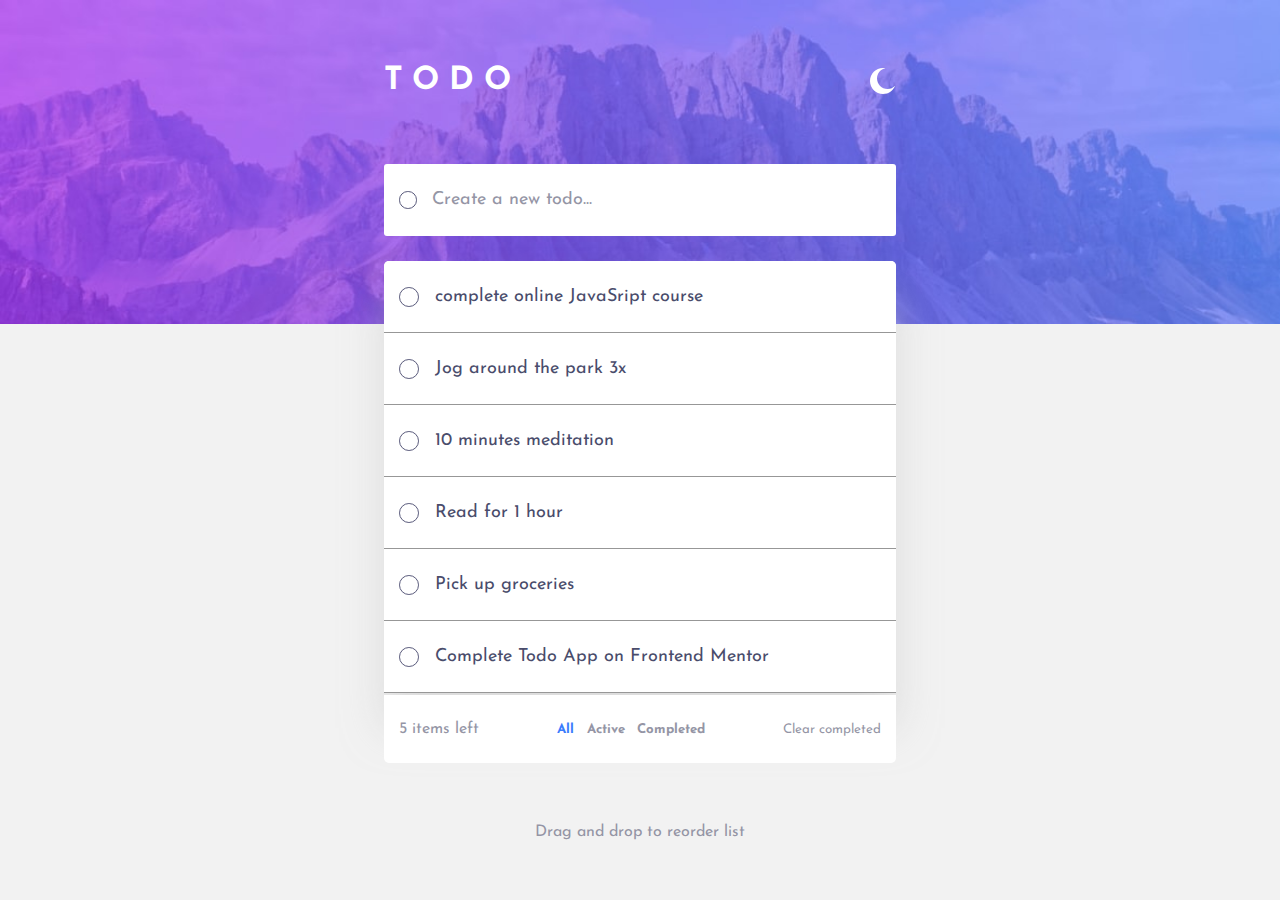
<file: index.html>
<!DOCTYPE html>
<html lang="en">
<head>
  <meta charset="UTF-8">
  <meta name="viewport" content="width=device-width, initial-scale=1.0"> <!-- displays site properly based on user's device -->

  <link rel="icon" type="image/png" sizes="32x32" href="./images/favicon-32x32.png">
  <link rel="stylesheet" href="todo.css">

  <link rel="preconnect" href="https://fonts.googleapis.com">
  <link rel="preconnect" href="https://fonts.gstatic.com" crossorigin>
  <link href="https://fonts.googleapis.com/css2?family=Josefin+Sans:wght@400;700&display=swap" rel="stylesheet">
  <script src="todo.js" defer></script>
  <title>Frontend Mentor | Todo app</title>
                 
  <!-- Feel free to remove these styles or customise in your own stylesheet 👍 -->
  <!-- <style>
    .attribution { font-size: 11px; text-align: center; }
    .attribution a { color: hsl(228, 45%, 44%); }
  </style> -->
</head>
<body>

  



<main>
  <section id="topItem"></section>
  <section id="botItem"></section>

  <div id="midItem">
    <div id="titleMode">
      <h1>TODO</h1>
      <button id="modeBtn">
        <img id="moon" src="images/icon-moon.svg" alt="moon icon">
        <img id="sun" src="images/icon-sun.svg" alt="sun icon">
      </button>
    </div>
    <div id="addTodo" ><span class="bullet"> </span><input id="inputText" type='text' name='newTodo' placeholder="Create a new todo..."></div>
      
    <div id="listDiv">
      <ul id="listContainer">
        <p class="emptyList">Empty List</p>
        
        <!-- <li id='1' class="item"><span class="bullet"><input class="checkB" id="1" type="checkbox"></span> <label for="1" class="todo">Complete online javascript course</label><img class="delete" src="images/icon-cross.svg"> </li>
        <li id='2' class="item"><span class="bullet"><input class="checkB" id="2" type="checkbox"></span><label for="2" class="todo">Jog around the park 3x</label><img class="delete" src="images/icon-cross.svg"></li>
        <li id='3hide' class="item"><span class="bullet"><input class="checkB" id="3" type="checkbox"></span><label for="3" class="todo">10min Meditation</label><img class="delete" src="images/icon-cross.svg"></li>
        <li id='4' class="item"><span class="bullet"><input class="checkB" id="4" type="checkbox"></span><label for="4" class="todo">read</label><img class="delete" src="images/icon-cross.svg"></li>
        <li id='5' class="item"><span class="bullet"><input class="checkB" id="5" type="checkbox"></span><label for="5" class="todo">pick up groceries</label><img class="delete" src="images/icon-cross.svg"></li>
        <li id='6' class="item"><span class="bullet"><input class="checkB" id="6" type="checkbox"></span><label for="6" class="todo">complet todo app</label><img class="delete" src="images/icon-cross.svg"></li>
           -->
      </ul>
    </div>

    <div id="bottomMenu">  
      <p id="itemsLeft"><span id="itemLeft">5 </span> items left</p>
      <div id="midButtons">
        <button class='midBtns hideAT600px' id="allButton">All</button> 
        <button class='midBtns hideAt600px' id="activeButton">Active</button> 
        <button class='midBtns hideAt600px' id="completedButton">Completed</button> 
      </div>
      <button id="clearButton">Clear completed</button>
    </div>
        
    

       <div id="bottomMenuMob">
      <!-- <p id="itemsLeft"><span>5 </span>items left</p> -->
            <button class='midBtns' id="allButtonMob">All</button> 
            <button class='midBtns' id="activeButtonMob">Active</button> 
            <button class='midBtns' id="completedButtonMob">Completed</button>  
      <!-- <button id="clearButton">C  lear completed</button>  -->
    </div>

    <div id="tip">Drag and drop to reorder list</div>
    <!-- <div id="mobMenu1">
      <p id="itemsLeft"><span>5 </span>items left</p>
      <button id="clearButton">Clear completed</button> 
    </div> -->

    <!-- <div id="bottomMenu">
      <p id="itemsLeft"><span>5 </span>items left</p>
      <button id="clearButton">All</button> 
      <button id="clearButton">Active</button> 
      <button id="clearButton">Completed</button> 
      <button id="clearButton">C  lear completed</button> 
    </div> -->
  </div>
</main>














  <!-- Add dynamic number --> 

  <!-- All
  Active 
  Completed

  Clear Completed

  Drag and drop to reorder list

  <div class="attribution">
    Challenge by <a href="https://www.frontendmentor.io?ref=challenge" target="_blank">Frontend Mentor</a>. 
    Coded by <a href="#">Your Name Here</a>. -->
  </div>
</body>
</html>
</file>
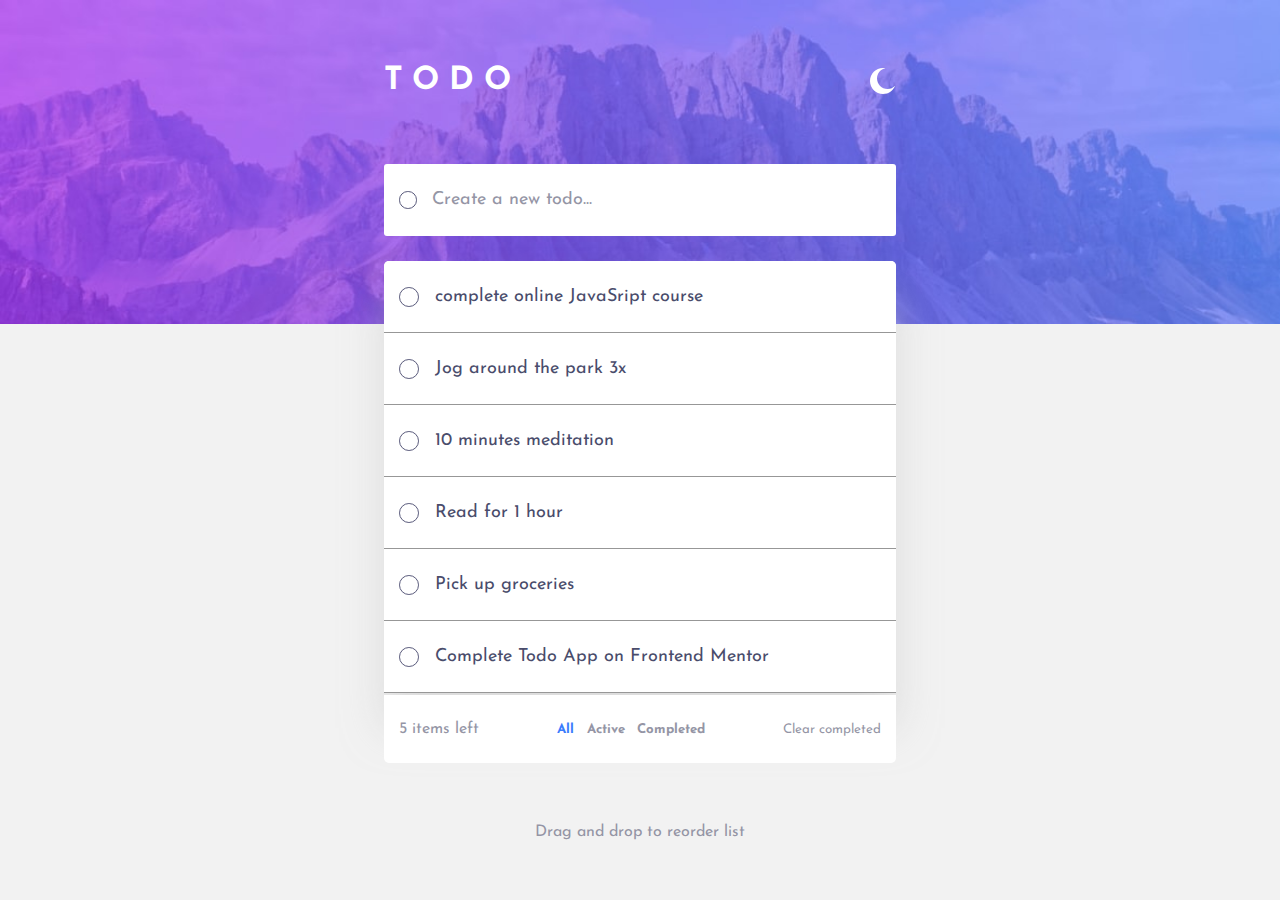
<file: todo.html>
<!DOCTYPE html>
<html lang="en">
<head>
  <meta charset="UTF-8">
  <meta name="viewport" content="width=device-width, initial-scale=1.0"> <!-- displays site properly based on user's device -->

  <link rel="icon" type="image/png" sizes="32x32" href="./images/favicon-32x32.png">
  <link rel="stylesheet" href="todo.css">

  <link rel="preconnect" href="https://fonts.googleapis.com">
  <link rel="preconnect" href="https://fonts.gstatic.com" crossorigin>
  <link href="https://fonts.googleapis.com/css2?family=Josefin+Sans:wght@400;700&display=swap" rel="stylesheet">
  <script src="todo.js" defer></script>
  <title>Frontend Mentor | Todo app</title>
                 
  <!-- Feel free to remove these styles or customise in your own stylesheet 👍 -->
  <!-- <style>
    .attribution { font-size: 11px; text-align: center; }
    .attribution a { color: hsl(228, 45%, 44%); }
  </style> -->
</head>
<body>

  



<main>
  <section id="topItem"></section>
  <section id="botItem"></section>

  <div id="midItem">
    <div id="titleMode">
      <h1>TODO</h1>
      <button id="modeBtn">
        <img id="moon" src="images/icon-moon.svg" alt="moon icon">
        <img id="sun" src="images/icon-sun.svg" alt="sun icon">
      </button>
    </div>
    <div id="addTodo" ><span class="bullet"> </span><input id="inputText" type='text' name='newTodo' placeholder="Create a new todo..."></div>
      
    <div id="listDiv">
      <ul id="listContainer">
        
        <!-- <li id='1' class="item"><span class="bullet"><input class="checkB" id="1" type="checkbox"></span> <label for="1" class="todo">Complete online javascript course</label><img class="delete" src="images/icon-cross.svg"> </li>
        <li id='2' class="item"><span class="bullet"><input class="checkB" id="2" type="checkbox"></span><label for="2" class="todo">Jog around the park 3x</label><img class="delete" src="images/icon-cross.svg"></li>
        <li id='3' class="item"><span class="bullet"><input class="checkB" id="3" type="checkbox"></span><label for="3" class="todo">10min Meditation</label><img class="delete" src="images/icon-cross.svg"></li>
        <li id='4' class="item"><span class="bullet"><input class="checkB" id="4" type="checkbox"></span><label for="4" class="todo">read</label><img class="delete" src="images/icon-cross.svg"></li>
        <li id='5' class="item"><span class="bullet"><input class="checkB" id="5" type="checkbox"></span><label for="5" class="todo">pick up groceries</label><img class="delete" src="images/icon-cross.svg"></li>
        <li id='6' class="item"><span class="bullet"><input class="checkB" id="6" type="checkbox"></span><label for="6" class="todo">complet todo app</label><img class="delete" src="images/icon-cross.svg"></li>
           -->
      </ul>
    </div>

    <div id="bottomMenu">  
      <p id="itemsLeft"><span id="itemLeft">5 </span> items left</p>
      <div id="midButtons">
        <button class='midBtns hideAT600px' id="allButton">All</button> 
        <button class='midBtns hideAt600px' id="activeButton">Active</button> 
        <button class='midBtns hideAt600px' id="completedButton">Completed</button> 
      </div>
      <button id="clearButton">Clear completed</button>
    </div>
        
    

       <div id="bottomMenuMob">
      <!-- <p id="itemsLeft"><span>5 </span>items left</p> -->
            <button class='midBtns' id="allButtonMob">All</button> 
            <button class='midBtns' id="activeButtonMob">Active</button> 
            <button class='midBtns' id="completedButtonMob">Completed</button>  
      <!-- <button id="clearButton">C  lear completed</button>  -->
    </div>

    <div id="tip">Drag and drop to reorder list</div>
    <!-- <div id="mobMenu1">
      <p id="itemsLeft"><span>5 </span>items left</p>
      <button id="clearButton">Clear completed</button> 
    </div> -->

    <!-- <div id="bottomMenu">
      <p id="itemsLeft"><span>5 </span>items left</p>
      <button id="clearButton">All</button> 
      <button id="clearButton">Active</button> 
      <button id="clearButton">Completed</button> 
      <button id="clearButton">C  lear completed</button> 
    </div> -->
  </div>
</main>














  <!-- Add dynamic number --> 

  <!-- All
  Active 
  Completed

  Clear Completed

  Drag and drop to reorder list

  <div class="attribution">
    Challenge by <a href="https://www.frontendmentor.io?ref=challenge" target="_blank">Frontend Mentor</a>. 
    Coded by <a href="#">Your Name Here</a>. -->
  </div>
</body>
</html>
</file>
<file: todo.css>
*{
    box-sizing: border-box;
    margin:0;
    padding:0;
    font-family: 'Josefin Sans', sans-serif;
    
}
body{
    --botBackgroundColor:#F2F2F2;
    --backgroundImage:url('images/bg-desktop-light.jpg');
    --backgroundImageMobile:url('images/bg-mobile-light.jpg');
    --todoTextColor:#494C6B; /*confirm hsl*/
    --itemBackgroundColor:white;
    --boxShadow:0 35px 40px rgba(200,200,200,0.5);
    --boxShadowMob: 0 0 20px rgba(200,200,200,1);
    --bottomMenuTextColor:#9495A5;
    --textInputColor:#393A4B;
    --placeHolderColor:var(--bottomMenuTextColor);
    --seperatorColor:#979797;
    --moonDisplay:block;
    --sunDisplay:none;
    --buttonsHoverColor:#494C6B;
    --strikeThroughColor:#D1D2DA;
    --dragColor:#eee;



   
    background-color: black;
    /* padding:5%;  */
    width:100%;
    height:100vh;
}

body.dark{
    --botBackgroundColor:#111; 
    --backgroundImage:url('images/bg-desktop-dark.jpg');
    --backgroundImageMobile:url('images/bg-mobile-dark.jpg');
    --todoTextColor:#C8CBE7;
    --itemBackgroundColor:#25273D;
    --boxShadow:0 0 0 #393A4B;
    --boxShadowMob:var(--boxShadow)
    --bottomMenuTextColor:#5B5E7E;
    --textInputColor:#C8CBE7;
    --moonDisplay:none;
    --sunDisplay:block;
    --buttonsHoverColor:#E3E4F1;
    --strikeThroughColor:#4D5067;
    --dragColor:#111;
}


main{
    width:100%;
    height:100vh;
    position:relative;
}
#topItem{
    width: 100%;
    height: 36%;
    background-image: var(--backgroundImage);
    background-size: cover;
}
#botItem{
    width: 100%;
    height: 64%;
    background-color: var(--botBackgroundColor);
}
#midItem{
    width:40%;
    height: 100%;
    /* border:1px solid red; */
    
    position:absolute;
    left:50%;
    top:50%;
    transform: translate(-50%,-50%);
    display:flex;
    flex-direction: column;
    align-items: center;
    justify-content: space-between;
   
}

#titleMode{
    width:100%;
     height:18%;                                  /*title 20 */
    display: flex;
    justify-content: space-between;
    align-items: center;
    /* border:1px solid red; */
}
h1{
   letter-spacing: 10px; 
   color:#fff;
}

/* all buttons */
button{
    background-color:transparent;
    border:none;
}

/* for dark and light mode */
#modeBtn{
    width:10%;
    display: flex;
    justify-content: flex-end;
}
#moon{
    display:var(--moonDisplay);
}
#sun{
    display:var(--sunDisplay);
}



#listDiv{
    /* position:relative; */
    box-shadow: var(--boxShadow);
    /* border-radius: 5px; */
    border-top-left-radius: 5px;
    border-top-right-radius: 5px;
    width:100%;
    height:48%;                                     /*listDiv  55*/
    /* border:1px solid red; */
    overflow:hidden;
}
#listContainer{
    height:100%;   
    overflow: scroll;                                
    display:flex;
    flex-direction: column;
    /* justify-content: flex-start; */
    background-color:var(--botBackgroundColor)
}
.emptyList{
    /* position:absolute; */
    /* z-index: 10; */
    display: block;
    width:100%;
    height: 100%;
    display: flex;
    justify-content: center;
    align-items: center;
    color:var(--bottomMenuTextColor);
}
.emptyList.hide{
    display:none;
}

#listContainer::-webkit-scrollbar {
    display: none;
  }



li{
    list-style: none;
}

#addTodo{
    display:flex;
    align-items:center;
    width:100%;
    height:8%;                                  /*addTodo 12*/
    /* border: 2px solid green; */
    background-color: var(--itemBackgroundColor);
    border-radius: 3px;
    margin-bottom: 4.5%;
   
}
input[type='text']{
    width:85%;
    height: 90%;
    font-size: 18px;
    line-height:3em;
    border:none;
    outline:none;
    margin-right: 3%;
    caret-color: hsl(220, 98%, 61%) ;
    background-color: var(--itemBackgroundColor);
    color:var(--textInputColor);
}
::placeholder {
    color:var(--placeHolderColor);
    opacity: 1; /* Firefox */
  }











/* ----------------list item------------------------------ */

.item{
    
    display:flex;
    align-items:center;
    background-color:var(--itemBackgroundColor);
     height:16.6667%;                                   /*item  12 */
    border-bottom: 1px solid #979797;;
        font-size:18px;
        cursor: move;
    }
   
    .item.over {
        background-color:var(--dragColor);
      }

.bullet{
    margin: 2.8% 3%;
    width:1.1em;
    height: 1.1em;
    /* color:red; */
    /* border:1px solid #979797; */
    border:1px solid #595A7B;
    
    border-radius:50%;
    display:flex;
    justify-content: center;
    align-items: center;
    /* padding:5%; */
}
.bullet:hover{
    border-color:hsl(220, 98%, 61%);
}

.checkedTodo{ /*to be assigned in js to .bullet when input type checkbox is checked*/
    background-image:url('images/icon-check.svg'), linear-gradient(120deg,hsl(192, 100%, 67%), hsl(280, 87%, 65%));
    background-repeat: no-repeat;
    background-position:center;
}

input[type='checkbox']{
    width:0.7em;
    height:0.7em;
    opacity:0;
    cursor:pointer;
   
}

.todo{
    width:82.5%;
    color: var(--todoTextColor);
}
.todo:hover + .delete,.delete:hover{
    opacity:1;
}




.done{ /*to be assiged in js to .todo when task is completed*/
    text-decoration:line-through;
    /* opacity:0.4; */
    color:var(--strikeThroughColor);
   
}

.delete{
    cursor:pointer;
    
      opacity:0;
}






/* ---------------------------------bottom menus------------------------------------ */




#bottomMenu{
    width:100%;
    height:7.5%;                         /*bottomMenu 9*/
    display: none;
    background-color:var(--itemBackgroundColor);
    color:var(--bottomMenuTextColor);
    display: flex;
    justify-content: space-between ;
    align-items: center;
    padding:0 3% ;
    border-bottom-left-radius: 5px;
    border-bottom-right-radius:5px;
    /* border:1px solid green; */
}



#bottomMenuMob{
    display: none;
}

#bottomMenu div{
    
    width:40%;
    text-align: center;
   
}
.midBtns{
    font-weight:bold;
    color:var(--bottomMenuTextColor);   
}


.midBtns:hover,#clearButton:hover{

    color:var(--buttonsHoverColor)
}

#itemsLeft{
    display:inline-block;
}

button,.todo{
    cursor:pointer;
}
#activeButton{
    margin:0 4%;  
}
#clearButton{
    color:var(--bottomMenuTextColor);  
}




#tip{
    width:100%;
    height:15%;                                   /*tip 15 */
    display: flex;
    justify-content:center;
    align-items: center;
    color:var(--bottomMenuTextColor);
}










/* ------------------------------small screen---------------------------------------- */






@media(max-width:1000px){
    #midItem{
        width:65%;
    }
}



@media(max-width:600px){
    #topItem{
        background-image:var(--backgroundImageMobile) ;
    }
    #midItem{
        width:86%;
    }
    
    #activeButtonMob{
        margin:0 4%;  
    }

.todo{
    font-size: 12px;
    width:75%;
}
    .delete{
          opacity:1;
          width:0.7em;
          height:0.7em;
          
    }
    #bottomMenu{
        margin-top:0px;
        padding:0 5%;
       
    }
    #bottomMenu div{
        display:none;
        
    }
    .bullet{
        margin:2.8% 4%;
    }
    #bottomMenuMob{
        display: block;
        border-radius: 5px;
        background-color: white;
        width:100%;
        height:7%;
        margin-top:4%;
        display:flex;
        justify-content: center;
        background-color: var(--itemBackgroundColor);
    }
    #listDiv{
        /* position:relative; */
        margin-bottom:0px;
        /* box-shadow: var(--boxShadow); */
        box-shadow: var(--boxShadowMob);
    }
    input[type='text'],#tip{
        font-size: 12px;
    }
    h1{
        font-size:1.5em;
     }
     #moon,#sun{
        width:1.5em;
        height:1.5em;
     }

    }

@media(max-width:375px){
    #topItem{
        background-image:var(--backgroundImageMobile);
    }
}
</file>
